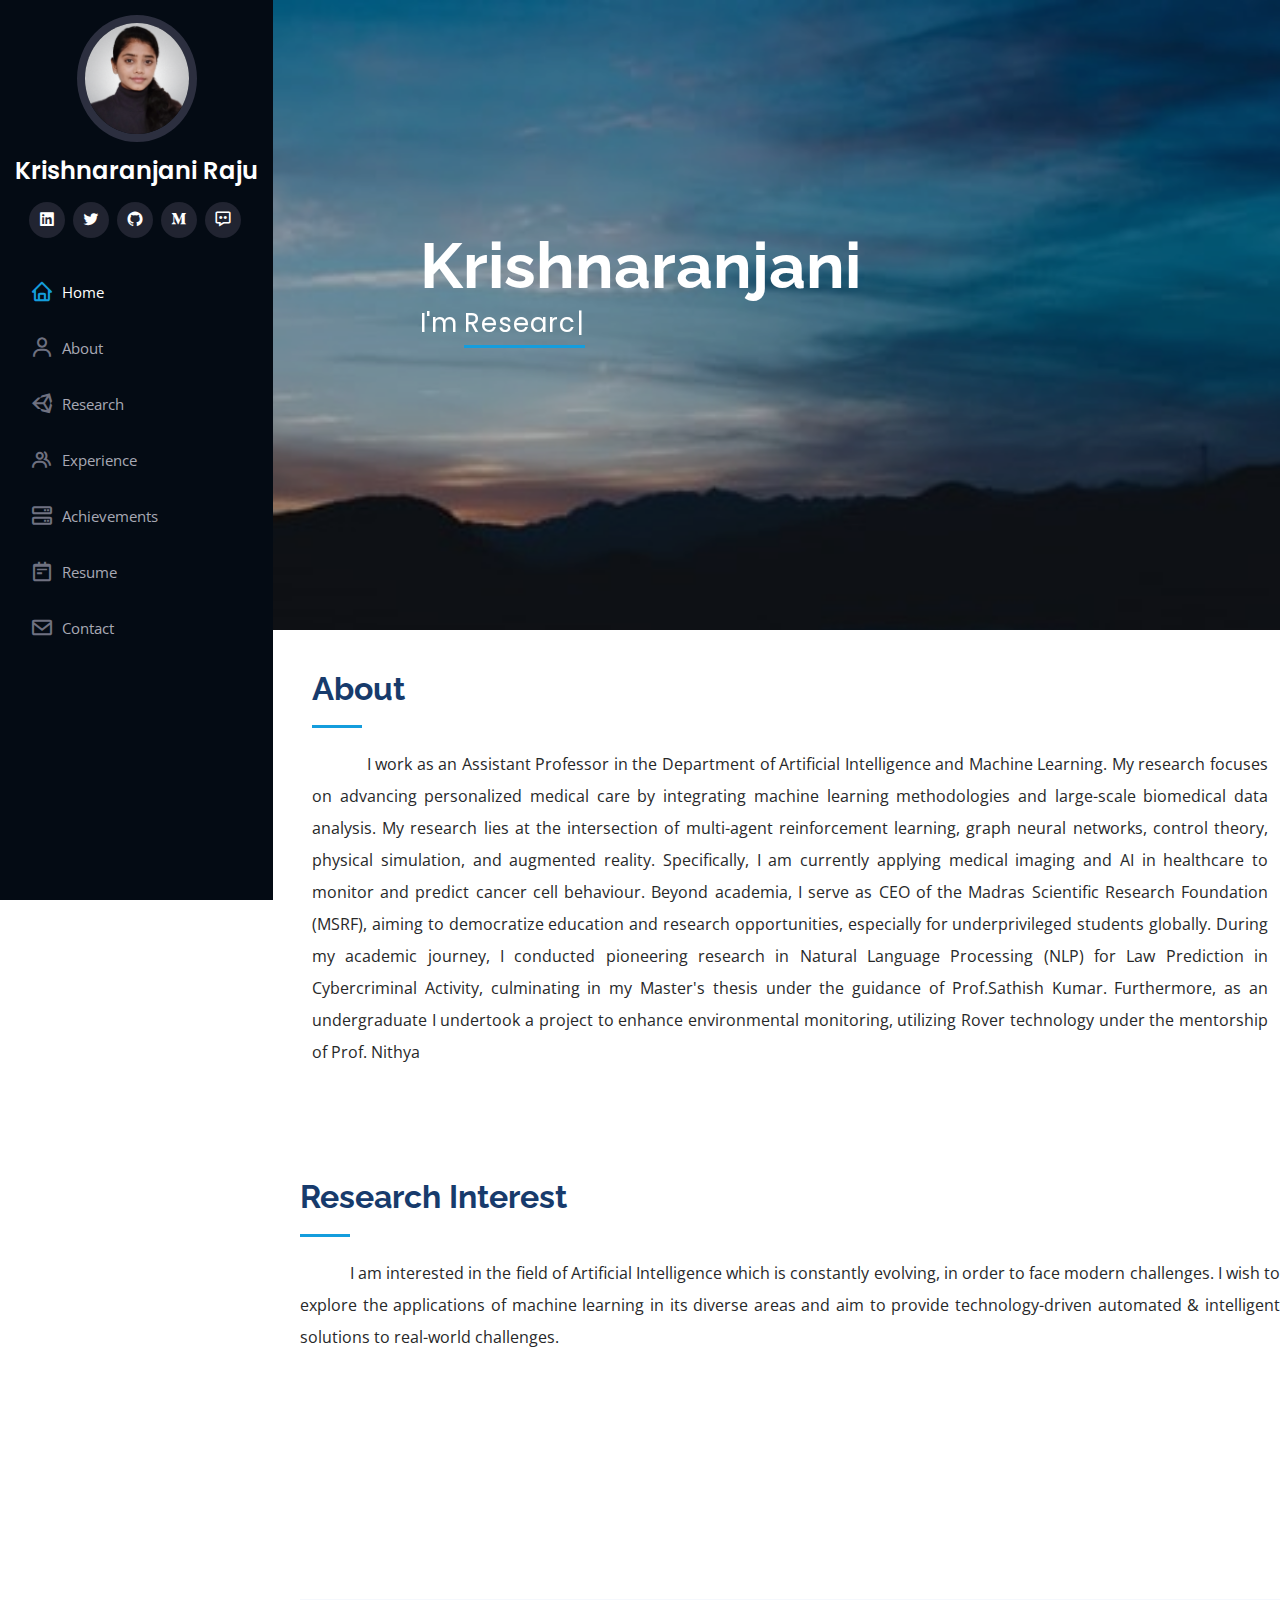
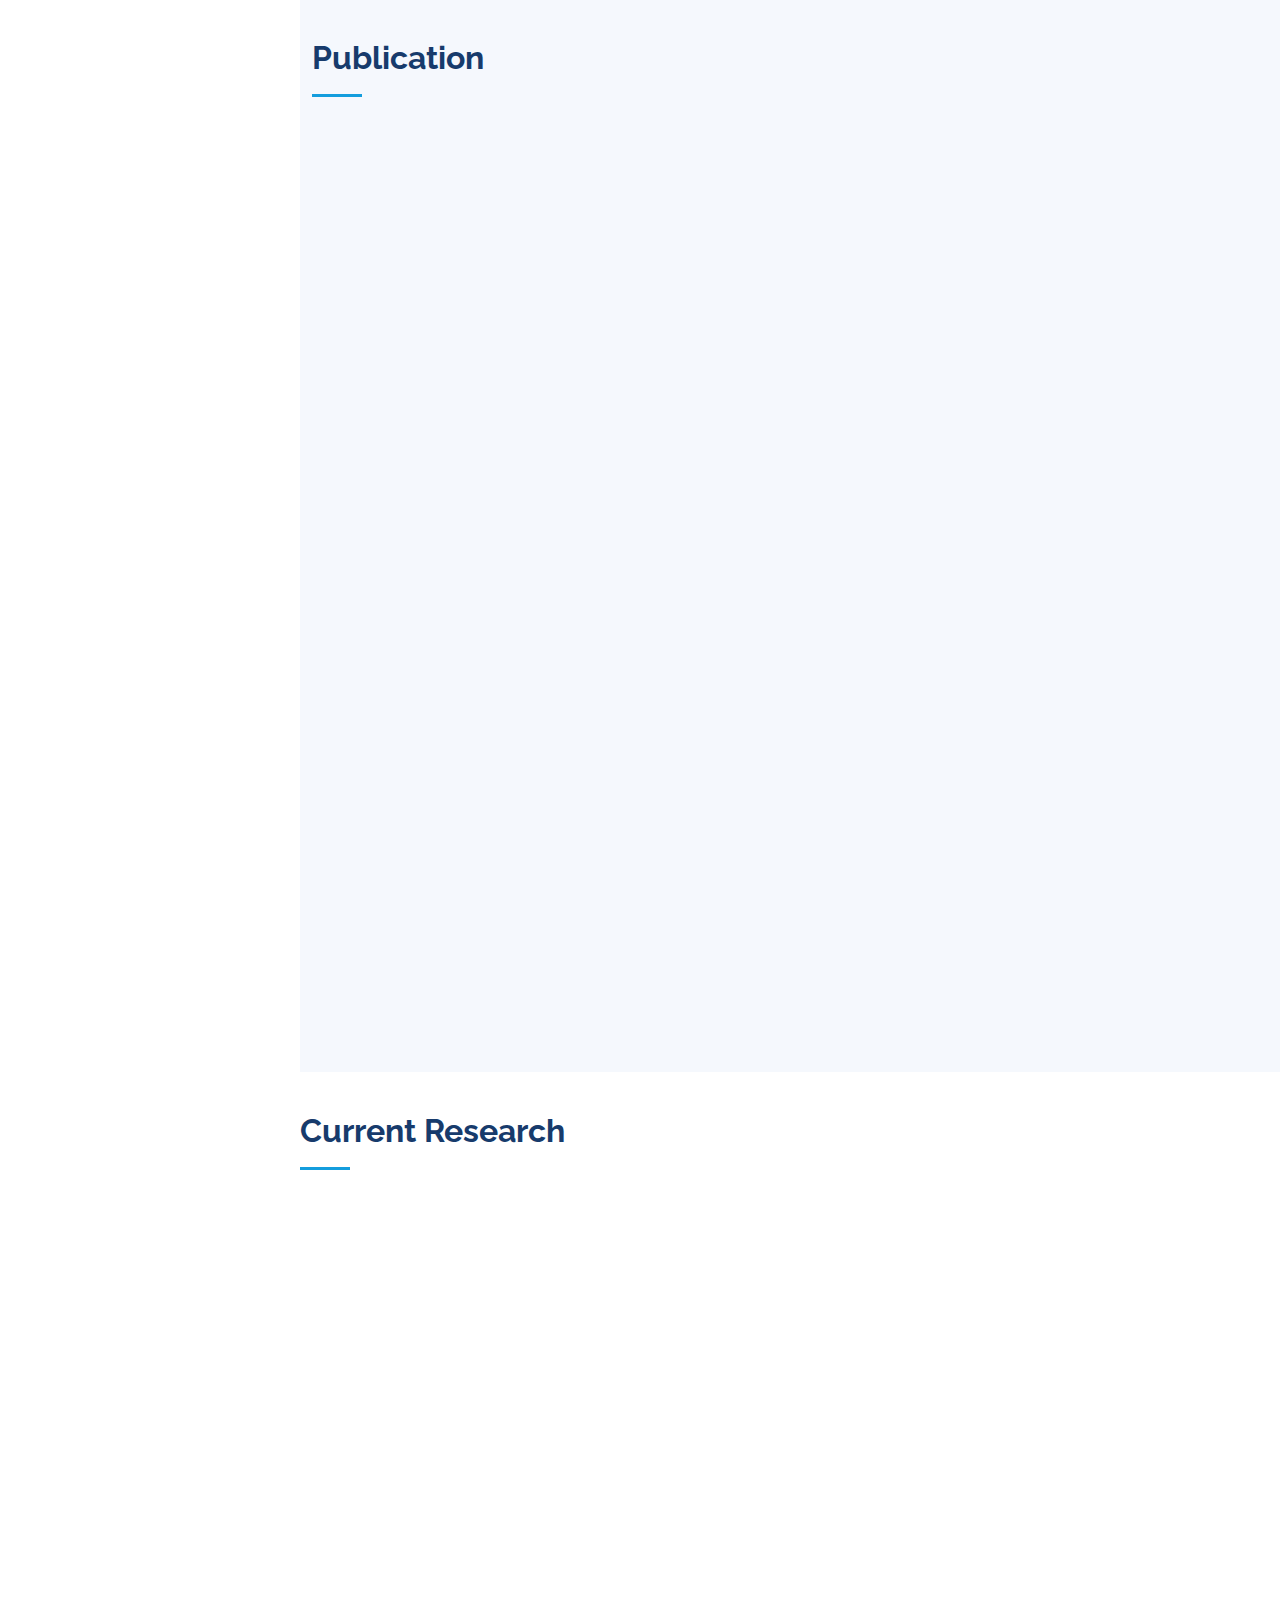
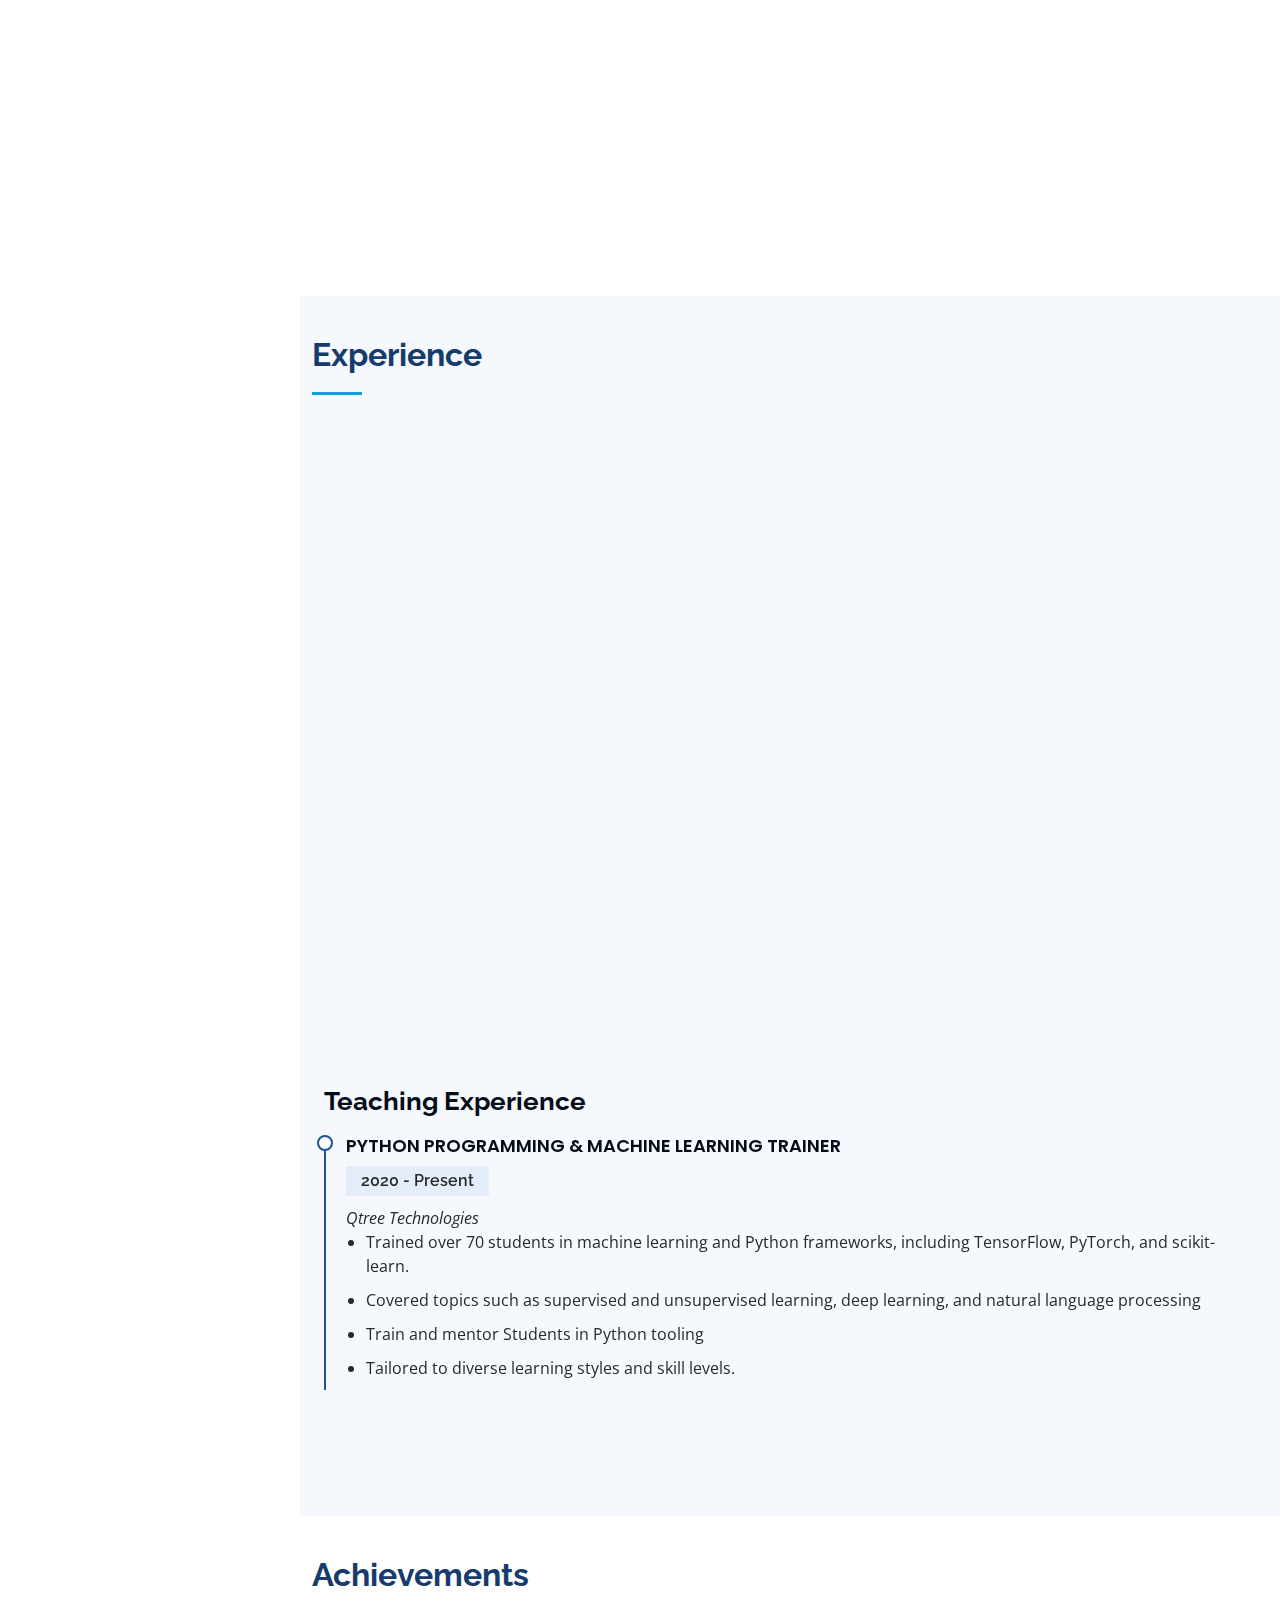
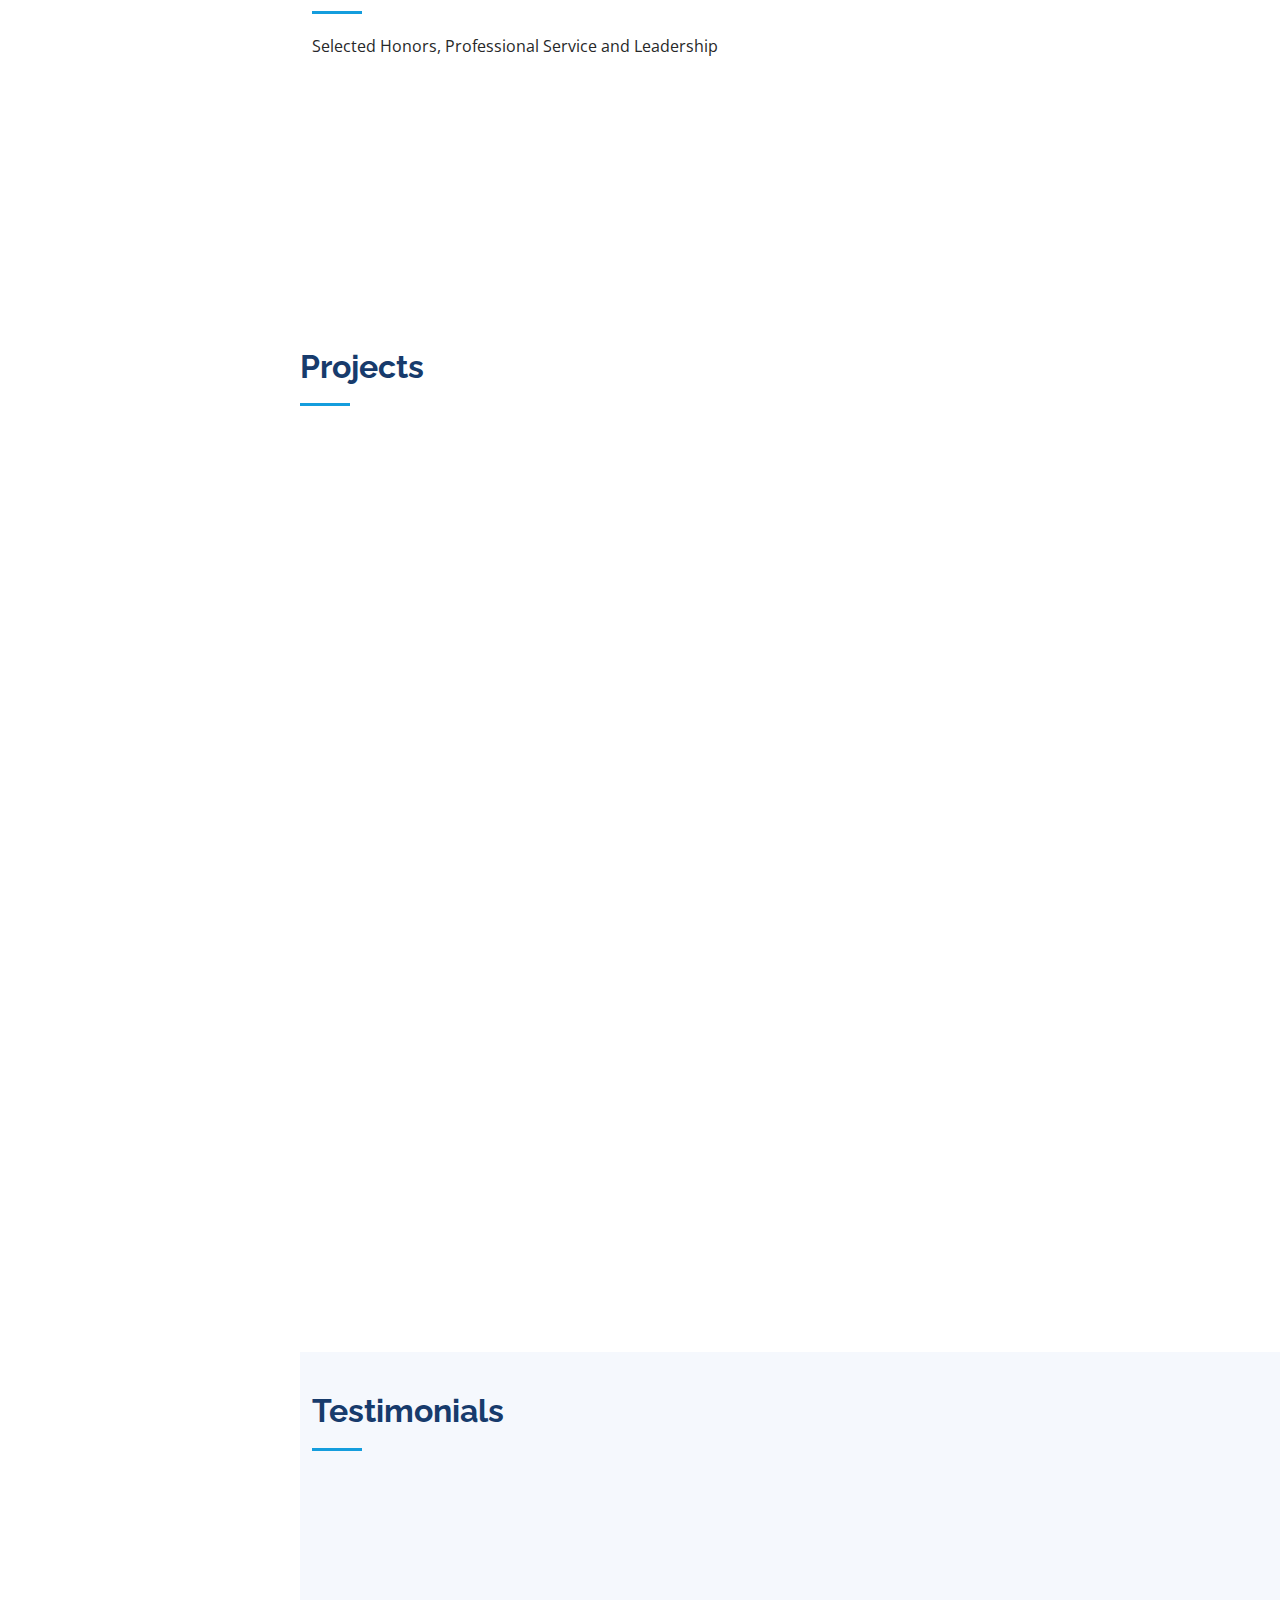
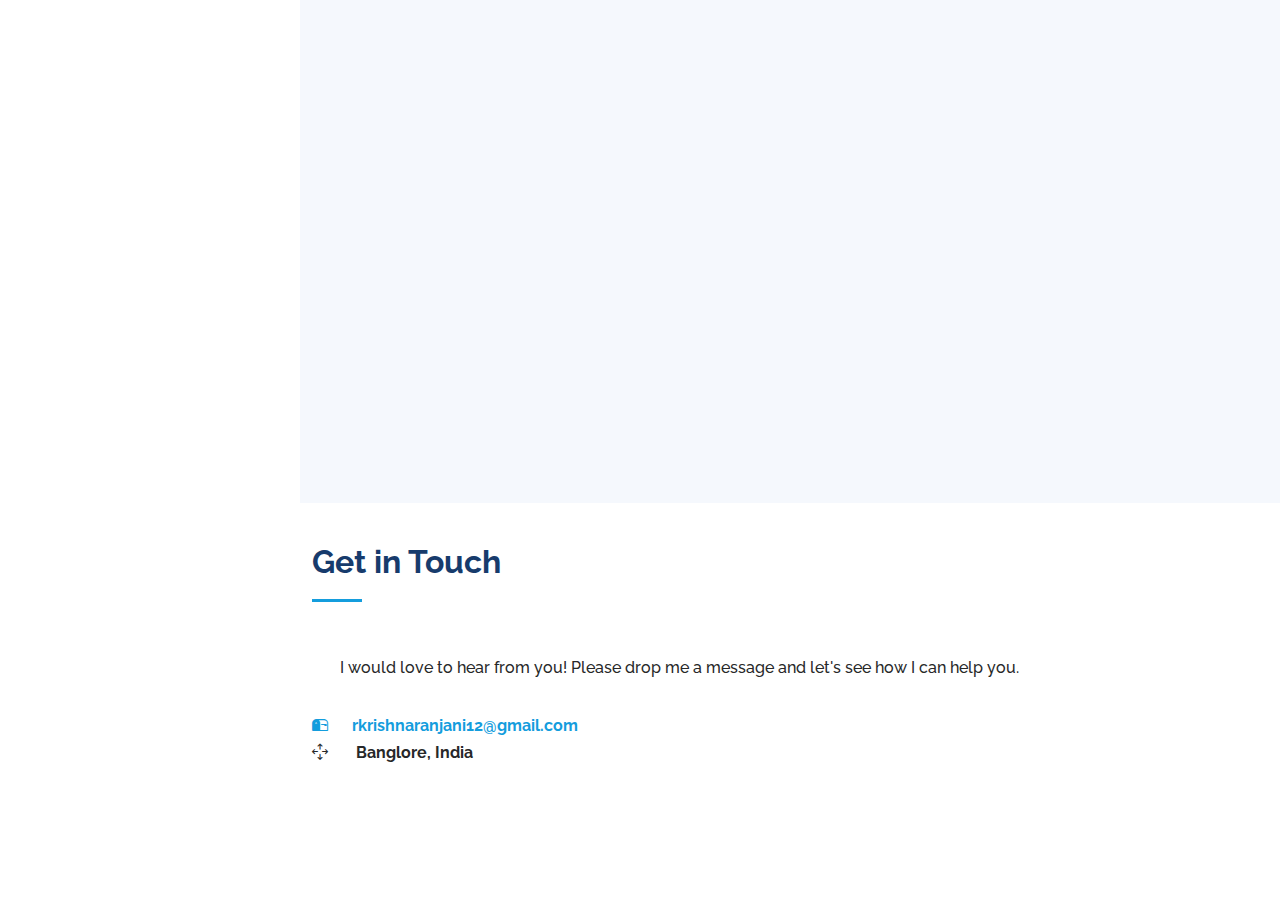
<file: index.html>
<!DOCTYPE html>
<html lang="en">

<head>
  <meta charset="utf-8">
  <meta content="width=device-width, initial-scale=1.0" name="viewport">

  <title>Krishnaranjani Raju</title>
  <meta content="Krishnaranjani" name="Krishnaranjani">
  <meta content="Krishna ranjani" name="Krishna ranjani">

  <!-- Favicons -->
  <link href="assets/img/favicon.png" rel="icon">
  <link href="assets/img/apple-touch-icon.png" rel="apple-touch-icon">

  <!-- Google Fonts -->
  <link
    href="https://fonts.googleapis.com/css?family=Open+Sans:300,300i,400,400i,600,600i,700,700i|Raleway:300,300i,400,400i,500,500i,600,600i,700,700i|Poppins:300,300i,400,400i,500,500i,600,600i,700,700i"
    rel="stylesheet">

  <!-- Vendor CSS Files -->
  <link href="assets/vendor/aos/aos.css" rel="stylesheet">
  <link href="assets/vendor/bootstrap/css/bootstrap.min.css" rel="stylesheet">
  <link href="assets/vendor/bootstrap-icons/bootstrap-icons.css" rel="stylesheet">
  <link href="assets/vendor/boxicons/css/boxicons.min.css" rel="stylesheet">
  <link href="assets/vendor/glightbox/css/glightbox.min.css" rel="stylesheet">
  <link href="assets/vendor/swiper/swiper-bundle.min.css" rel="stylesheet">

  <!-- Template Main CSS File -->
  <link href="assets/css/style.css" rel="stylesheet">


</head>

<body>

  <!-- ======= Mobile nav toggle button ======= -->
  <i class="bi bi-list mobile-nav-toggle d-xl-none"></i>

  <!-- ======= Header ======= -->
  <header id="header">
    <div class="d-flex flex-column">

      <div class="profile">
        <img src="assets\img\profile-img.png" alt="" class="img-fluid rounded-circle">
        <h1 class="text-light"><a href="index.html">Krishnaranjani Raju</a></h1>
        <div class="social-links mt-3 text-center">
          <a href="https://www.linkedin.com/in/krishnaranjani/" class="linkedin"><i
              class="bx bxl-linkedin-square"></i></a>
          <a href="https://twitter.com/Krishnaranjani_" class="twitter"><i class="bx bxl-twitter"></i></a>
          <a href="https://github.com/KrishnaRanjani" class="Github"><i class="bx bxl-github"></i></a>
          <a href="https://medium.com/@Krishnaranjani" class="Github"><i class="bx bxl-medium"></i></a>
          <a href="mailto: rkrishnaranjani12@gmail.com" class="Mail"><i class="bx bx-message-dots"></i></a>
         
        </div>
      </div>

      <nav id="navbar" class="nav-menu navbar">
        <ul>
          <li><a href="#hero" class="nav-link scrollto active"><i class="bx bx-home"></i> <span>Home</span></a></li>
          <li><a href="#about" class="nav-link scrollto"><i class="bx bx-user"></i> <span>About</span></a></li>
          <li><a href="#research" class="nav-link scrollto"><i class="bx bxl-unity"></i> <span>Research</span></a></li>
          <li><a href="#Experience" class="nav-link scrollto"><i class="bx bx-group"></i><span>Experience</span></a>
          </li>
          <li><a href="#News" class="nav-link scrollto"><i class="bx bx-server"></i> <span>Achievements </span></a></li>
          <li><a target="_blank" href="Krishnaranjani Resume.pdf" class="nav-link scrollto"><i
                class="bx bx-notepad"></i> <span>Resume </span></a></li>
          <li><a href="#contact" class="nav-link scrollto"><i class="bx bx-envelope"></i> <span>Contact</span></a></li>
        </ul>
      </nav><!-- .nav-menu -->
    </div>
  </header><!-- End Header -->

  <!-- ======= Hero Section ======= -->
  <section id="hero" class="d-flex flex-column justify-content-center align-items-center">
    <div class="hero-container" data-aos="fade-in">
      <h1>Krishnaranjani</h1>
      <p>I'm <span class="typed" data-typed-items="Researcher, Assistant Professor, Explorer, Machine Learning Engineer "></span></p>
    </div>
  </section><!-- End Hero -->

  <main id="main">

    <!-- ======= About Section ======= -->
    <section id="about" class="about">
      <div class="container">

        <div class="section-title">
          <h2>About</h2>
          <p class="just"> &nbsp; &nbsp; &nbsp; &nbsp; &nbsp; &nbsp; I work as an Assistant Professor in the Department of Artificial Intelligence and Machine Learning. My research focuses on advancing personalized medical care by integrating machine learning methodologies and large-scale biomedical data analysis.

            My research lies at the intersection of multi-agent reinforcement learning, graph neural networks, control theory, physical simulation, and augmented reality. Specifically, I am currently applying medical imaging and AI in healthcare to monitor and predict cancer cell behaviour.
            
            Beyond academia, I serve as CEO of the Madras Scientific Research Foundation (MSRF), aiming to democratize education and research opportunities, especially for underprivileged students globally.
            
            During my academic journey, I conducted pioneering research in Natural Language Processing (NLP) for Law Prediction in Cybercriminal Activity, culminating in my Master's thesis under the guidance of Prof.Sathish Kumar. Furthermore, as an undergraduate I undertook a project to enhance environmental monitoring, utilizing Rover technology under the mentorship of Prof. Nithya</p>

          <!-- <p class="just"> &nbsp; &nbsp; &nbsp; &nbsp; &nbsp; &nbsp; My passion for expanding research and spreading
            education brought me to Madras Scientific Research Foundation. MSRF is an NGO with active young team aimed
            at sharing technical knowledge with Rural India and Underprivileged students across the world. We work
            together to
            spread education and provide research opportunities to everyone. After symbiotic effort and learning , I had
            evolved along with this institution as the chief executive director of this foundation. I really enjoy
            working on cutting-edge projects and developing enabling new technologies in the hope that these will one
            day translate back to the real world and have a direct impact on our lives. Meanwhile, I’m excited by the
            ever-growing challenges I’m faced with as my career unfolds, and keen to taking them on.</p> -->
        </div>
      </div>
    </section><!-- End About Section -->


    <!-- ======= Resume Section ======= -->
    <section id="research" class="row about">
      <div class="container">

        <div class="section-title">
          <h2>Research Interest</h2>
          <p class="just"> &nbsp; &nbsp; &nbsp; &nbsp; &nbsp; &nbsp; I am interested in the field of Artificial
            Intelligence which is constantly evolving, in order
            to face modern challenges. I wish to explore the
            applications of machine learning in its diverse
            areas and aim to provide technology-driven
            automated & intelligent solutions to real-world
            challenges.

          </p>
        </div>

        <div class="col-lg-11 pt-4 pt-lg-0 content" data-aos="fade-left">
          <div class="row">
            <div class="col-lg-6">
              <ul>
                <li><i class="bi bi-chevron-right"></i> <strong>Machine learning</strong> </li>
                <li><i class="bi bi-chevron-right"></i> <strong>Computer Vision</strong> </li>
                <li><i class="bi bi-chevron-right"></i> <strong>NLP</strong> </li>
                <li><i class="bi bi-chevron-right"></i> <strong>Robotics</strong> </li>
              </ul>
            </div>
            <div class="col-lg-6">
              <ul>
                <li><i class="bi bi-chevron-right"></i> <strong>Explainable AI</strong> </li>
                <li><i class="bi bi-chevron-right"></i> <strong>Immersive learning</strong> </li>
                <li><i class="bi bi-chevron-right"></i> <strong>Statistical Learning</strong> </li>

              </ul>
            </div>
          </div>
        </div>
      </div>
    </section><!-- End Resume Section -->


    <!-- ======= Skills Section ======= -->
    <section id="skills" class="about section-bg">
      <div class="container">

        <div class="section-title">
          <h2>Publication</h2>
        </div>
        <div class="row">
          <div class="col-lg-11 pt-4 pt-lg-0 content" data-aos="fade-left">
            <div class="col-lg-12">
              <ul>
                <li><i class="bi bi-bar-chart"></i> GPS Controlled Robotic Vehicle for Environmental Impact Analysis,
                  International Journal of Innovative Research in Science, Engineering and Technology, Vol. 9, Issue 3,
                  March 2020. (Impact Factor: 7.569) </li>
                <li><i class="bi bi-bar-chart"></i> Modeling Cognitive System with Applied Machine learning in Additive
                  Manufacturing using Fifth Generation Computer Systems, IOP Conference Series:
                  Journal of Physics,2022 DOI 10.1088/1742-6596/2115/1/012033
                </li>
              </ul>
            </div>
            <div class="section-title">
              <h2>Conference</h2>
            </div>
            <div class="col-lg-12">
              <ul>
                <li><i class="bi bi-menu-app"></i> International Conference on Advances in Digital Transformation, Software Technologies and intelligent IoT systems (ICADSIS 2022) </li>
                <li><i class="bi bi-menu-app"></i> International Conference on Robotics, Intelligent Automation and
                  Control Technologies (RIACT 2021) </li>
                <li><i class="bi bi-menu-app"></i> National Conference on Computing Communication Technology and
                  Science (2020)</li>
                <li><i class="bi bi-menu-app"></i> National Conference on Big Data Analytics for Cyber Intelligence and
                  Defense on Cyber-crimes against Women (2019)</li>
                <li><i class="bi bi-menu-app"></i> Industry Standard 4.0- Disruptive Technology Summit Testimonials
                  (2018)</li>

              </ul>
            </div>
            <div class="section-title">
              <h2>Recent Talks</h2>
            </div>
            <div class="col-lg-12">
              <ul>
                <li><i class="bi bi-mic"></i> 3 Days Workshop on "Data Analytics with R programming" 2024 </li>
                <li><i class="bi bi-mic"></i> Invited talk about "Impo" 2019 </li>
                <li><i class="bi bi-mic"></i> Invited talk on "Data Breach" 2021</li>
                <li><i class="bi bi-mic"></i> Refresher series “Programming in C” 2020</li>
                <li><i class="bi bi-mic"></i> Invited talk about "DNA Digital Data Storage" 2019</li>
                <li><i class="bi bi-mic"></i> Invited talk about "Data Analysis and Data Security" 2019 </li>

              </ul>
            </div>
          </div>
        </div>


      </div>
    </section><!-- End Skills Section -->



    <!-- ======= Resume Section ======= -->
    <section id="research" class="row about">
      <div class="container">

        <div class="section-title">
          <h2>Current Research</h2>
        </div>
        <div class="col-lg-11 pt-4 pt-lg-0 content" data-aos="fade-left">
          <div class="row">
            <div class="col-lg-11 just">
              <ul>
                <li><i class="bi bi-chevron-right"></i> <strong>Scientific Computing and Simulation</strong> </li>
                <p>&nbsp; &nbsp; <i class="bi bi-puzzle"></i><strong>Domain:</strong> Physics-based Modelling,
                  Interactive stimulation</p>
                <p> &nbsp; &nbsp; &nbsp; &nbsp;Goal of the research in Scientific Computing & Simulation is to develop
                  methodologies that enable developing new machine learning approaches to solve scientific and
                  engineering problems</p>
                <li><i class="bi bi-chevron-right"></i> <strong>Intelligent virtual assistant for Medicine
                    Tracking</strong> </li>
                <p>&nbsp; &nbsp; <i class="bi bi-puzzle"></i><strong>Domain:</strong> Intelligent Virtual Agents, IoT,
                  NLP</p>

                <p> &nbsp; &nbsp; &nbsp; &nbsp;System focus on establishing connection between Virtual Assistant on
                  Medicine Tracking System. Tracking system enables medical caretakers or clients to determine timing to
                  take pills, maintain medicial drugs and the service times which is intergrated with Virtual Assistant.
                </p>
                <li><i class="bi bi-chevron-right"></i> <strong>Study on Impact of Data Center on Environment</strong>
                </li>
                <p>&nbsp; &nbsp; <i class="bi bi-puzzle"></i><strong>Domain:</strong>Data exploration, Data Integration,
                  Scientific visualization </p>

                <p> &nbsp; &nbsp; &nbsp; &nbsp;Data center is the heart of Internet and data storage. Goal of our
                  research is to analyse and provide a solution to reduce the impact of data centers on the environment
                  (eg:carbon emissions).

                  The study is based on location, capability, weather, E-waste, Electrical efficiency, and more. On
                  analysis of the following data, the main aim is to propose alternative concepts to reduce the impact
                  of datacenters on environment.</p>

              </ul>
            </div>
          </div>
        </div>
      </div>
    </section><!-- End Resume Section -->


    <!-- ======= Portfolio Section ======= -->
    <section id="Experience" class="portfolio section-bg">
      <div class="container">

        <div class="section-title">
          <h2>Experience</h2>
          <!-- ======= Resume Section ======= -->
          <section id="resume" class="resume">
            <div class="container">

              <div class="row">
                
                <div class="col-lg-6" data-aos="fade-up">

                  <h3 class="resume-title">Education Experience</h3>
                  <div class="resume-item">
                    <h4>Master of Engineering in Computer Science & Engineering - Gold medalist</h4>
                    <h5>June 2020 - March 2022</h5>
                    <h6>&nbsp; &nbsp; GPA = 9.86/10 <h6>
                  </div>
                  <div class="resume-item">
                    <h4>Bachelor of Engineering in Computer science & Engineering</h4>
                    <h5>June 2016 - April 2020</h5>
                    <h6> &nbsp; &nbsp; GPA = 9.38/10<h6>

                  </div>
                </div>
                <div class="col-lg-6" data-aos="fade-up" data-aos-delay="100">
                  <h3 class="resume-title">Professional Experience</h3>
                  <div class="resume-item">
                    <h4>Assistant Professor</h4>
                    <h5>2023 - Present</h5>
                    <p><a target="_blank" href="https://www.hkbk.edu.in/engineering/faculty/prof.-krishnaranjani">HKBK College of Engineering</a></p>
                    <ul>
                      <li>Courses Taught: Principles of Artificial Intelligence (21AI54), R Programming (21CSL483), Design and Analysis of Algorithms (BCS305), Data Structure and its Application (BCS304), Natural Language Processing(21AI643), Artificial Intelligence (BAD402)</li>
                      <li>Applied research technique to determine effectiveness of Machine learning interventions</li>
                    </ul>
                  </div>
                  <div class="resume-item">
                    <h4>CEO &amp; Researcher</h4>
                    <h5>2020 - Present</h5>
                    <p><a target="_blank" href="https://www.madrasresearch.org/">Madras Scientific Research
                        Foundation</a></p>
                    <ul>
                      <li>Lead in the design, development, and implementation of unique research into Artificial
                        Intelligence</li>
                      <li>Applied research technique to determine effectiveness of Machine learning interventions</li>
                    </ul>
                  </div>
                </div>
              </div>
              <h3 class="resume-title">Teaching Experience</h3>
              <div class="resume-item">
                <h4> Python programming & Machine Learning Trainer</h4>
                <h5>2020 - Present</h5>
                <p><em>Qtree Technologies</em></p>
                <p></p>
                <ul>
                  <li>Trained over 70 students in machine learning and Python frameworks, including TensorFlow, PyTorch, and scikit-learn.</li>
                  <li>Covered topics such as supervised and unsupervised learning, deep learning, and natural language processing</li>
                  <li>Train and mentor Students in Python tooling</li>
                  <li>Tailored to diverse learning styles and skill levels.</li>

                </ul>
              </div>

            </div>
          </section><!-- End Resume Section -->
        </div>


      </div>
    </section><!-- End Portfolio Section -->

    <!-- ======= Services Section ======= -->
    <section id="News" class="services">
      <div class="container">

        <div class="section-title">
          <h2>Achievements
          </h2>
          <p>Selected Honors, Professional Service and Leadership </p>
        </div>

        <div class="row">
          <div class="col-lg-4 col-md-6 icon-box" data-aos="fade-up" data-aos-delay="500">
            <div class="icon"><i class="bi bi-bookshelf"></i></div>
            <h4 class="title"><a href="">IIT Bombay Incubation Summit Finalist (2024)</a></h4>
            <p class="description"></p>
          </div>
          
          <div class="col-lg-4 col-md-6 icon-box" data-aos="fade-up" data-aos-delay="100">
            <div class="icon"><i class="bi bi-file-earmark-person"></i></div>
            <h4 class="title"><a href="">Massachusetts Institute of Technology Hacking medicine Finalist (2023)</a></h4>
            <p class="description"></p>
          </div>

          <div class="col-lg-4 col-md-6 icon-box" data-aos="fade-up" data-aos-delay="200">
            <div class="icon"><i class="bi bi-bar-chart"></i></div>
            <h4 class="title"><a href="">Schneider Electric Go green 2022 India Finalist </a></h4>
            <p class="description"></p>
          </div>

          <div class="col-lg-4 col-md-6 icon-box" data-aos="fade-up">
            <div class="icon"><i class="bi bi-award"></i></div>
            <h4 class="title"><a href="">Outstanding Research Project Award(2020)</a></h4>
            <p class="description"></p>
          </div>

          <div class="col-lg-4 col-md-6 icon-box" data-aos="fade-up" data-aos-delay="300">
            <div class="icon"><i class="bi bi-people-fill"></i></div>
            <h4 class="title"><a href="">President of Women Empowernment club</a></h4>
            <p class="description"></p>
          </div>
          <div class="col-lg-4 col-md-6 icon-box" data-aos="fade-up" data-aos-delay="400">
            <div class="icon"><i class="bi bi-brightness-high"></i></div>
            <h4 class="title"><a href="">Secretary of Data Pirates club</a></h4>
            <p class="description"></p>
          </div>
         
        </div>

      </div>
    </section><!-- End Services Section -->

    <!-- ======= Resume Section ======= -->
    <section id="research" class="row about">
      <div class="container">

        <div class="section-title">
          <h2>Projects</h2>
        </div>
        <div class="col-lg-11 pt-4 pt-lg-0 content" data-aos="fade-left">
          <div class="row">
            <div class="col-lg-11 just">
              <ul>
                <li><i class="bi bi-chevron-right"></i> <strong>GPS Controlled Robotic Vehicle for Environmental Impact
                    Analysis</strong> </li>
                <p>&nbsp; &nbsp; <i class="bi bi-puzzle"></i>Developed an automated robotic vehicle which observe
                  environmental data, by establish
                  Audio and video communication for analysing environmental impacts through Android
                  Application</p>
                <li><i class="bi bi-chevron-right"></i> <strong>Edification Gateway application for Career Guidance
                    system</strong> </li>
                <p>&nbsp; &nbsp; <i class="bi bi-puzzle"></i>Built responsive app with interactive program to trace and
                  identify users’ interest, based on
                  their Qualification to provide computer-assisted for guiding students and graduates in
                  choosing their privileged career.</p>
                <li><i class="bi bi-chevron-right"></i> <strong>Modeling Cognitive System with Applied Machine learning
                    in Additive Manufacturing using Fifth Generation Computer Systems
                  </strong></li>
                <p>&nbsp; &nbsp; <i class="bi bi-puzzle"></i>The model emphasizes distinguishing distinct emotions from
                  Carnatic music and imparts
                  the evident feeling as a 3-Dimensional object.</p>
                <li><i class="bi bi-chevron-right"></i> <strong>Medicine tracking with IoT System</strong> </li>
                <p>&nbsp; &nbsp; <i class="bi bi-puzzle"></i>Developed automated medicinal tracker to track patients'
                  supply and usage of medication.Designed Prototype for the medicine box with IoT components and web application that
                  receives IoT signal for computations.</p>
                <li><i class="bi bi-chevron-right"></i> <strong>Material Point Method for simulation of nozzle flow in
                    3D print</strong> </li>
                    <p>&nbsp; &nbsp; <i class="bi bi-puzzle"></i>Develop and employ modeling and simulated nozzle flow of 3D print by MPM</p>
                <li><i class="bi bi-chevron-right"></i> <strong>Cybercrime analysis and reporting system</strong>
                </li>
                <p>&nbsp; &nbsp; <i class="bi bi-puzzle"></i>Design and develops software for Cybercrime reporting system to guide cyberattack
                  victims to file the complaint utilizing NLP and machine learning techniques.</p>



              </ul>
            </div>
          </div>
        </div>
      </div>
    </section><!-- End Resume Section -->


    <!-- ======= Testimonials Section ======= -->
    <section id="testimonials" class="testimonials section-bg">
      <div class="container">

        <div class="section-title">
          <h2>Testimonials</h2>
        </div>

        <div class="testimonials-slider swiper" data-aos="fade-up" data-aos-delay="100">
          <div class="swiper-wrapper">

            <div class="swiper-slide">
              <div class="testimonial-item" data-aos="fade-up">
                <p>
                  <i class="bx bxs-quote-alt-left quote-icon-left"></i>
                  Krishnaranjani’s is one of the founding members of our institution. She has worked in various capacity
                  with our institutions. She is one the best team player , we have in our institutions. She is
                  technically very sound as well as she handles all the situations with at most care . She works
                  independently


                  <i class="bx bxs-quote-alt-right quote-icon-right"></i>
                </p>
                <img src="assets/img/testimonials/testimonials-1.jpg" class="testimonial-img" alt="">
                <h3>Rohith JK</h3>
                <h4>University of British Columbia</h4>

              </div>
            </div><!-- End testimonial item -->

            <div class="swiper-slide">
              <div class="testimonial-item" data-aos="fade-up" data-aos-delay="100">
                <p>
                  <i class="bx bxs-quote-alt-left quote-icon-left"></i>
                  Krishnaranjani is one of the most hardworking persons. She is ready to
                  do whatever it takes and learn whatever is needed. She is good at doing research and
                  teaching at the same time. Her multitasking ability is very good. She works very hard in silence. My
                  organization
                  is very much blessed to have such a loyal person.


                  <i class="bx bxs-quote-alt-right quote-icon-right"></i>
                </p>
                <img src="assets/img/testimonials/testimonials-2.jpg" class="testimonial-img" alt="">
                <h3>Jawahar Prakash</h3>
                <h4>Indian Institute of Technology, Madras</h4>
              </div>
            </div><!-- End testimonial item -->

            <div class="swiper-slide">
              <div class="testimonial-item" data-aos="fade-up" data-aos-delay="100">
                <p>
                  <i class="bx bxs-quote-alt-left quote-icon-left"></i>
                  The training was superb and I appreciate her efforts. As am not from a CS background my
                  confidence level was very low initially but she motivated me to try projects and my confidence boosted
                  up. The content style was very clear to follow.
                  I feel so grateful to be trained by such a great trainer and thank her for making the sessions so
                  productive.


                  <i class="bx bxs-quote-alt-right quote-icon-right"></i>
                </p>
                <img src="assets/img/testimonials/testimonials-1.jpg" class="testimonial-img" alt="">
                <h3>Tahmeena Naaz</h3>
                <h4>Machine Learning Student</h4>
              </div>
            </div><!-- End testimonial item -->
            <div class="swiper-slide">
              <div class="testimonial-item" data-aos="fade-up" data-aos-delay="100">
                <p>
                  <i class="bx bxs-quote-alt-left quote-icon-left"></i>
                  Ms.Krishnaranjani, under my supervision showed a great deal of achievement in her project. She is a
                  seeker of knowledge. As a well disciplined student she does her work properly and punctually. I was her project
                  guide where I found her interest towards Artificial Intelligence and IoT. She is a hardworking and
                  pursuer of knowledge.


                  <i class="bx bxs-quote-alt-right quote-icon-right"></i>
                </p>
                <img src="assets/img/testimonials/testimonials-2.jpg" class="testimonial-img" alt="">
                <h3>S. Nithya</h3>
                <h4>Professor, VCET</h4>
              </div>
            </div><!-- End testimonial item -->

          </div>
          <div class="swiper-pagination"></div>
        </div>

      </div>
    </section><!-- End Testimonials Section -->

    <!-- ======= Contact Section ======= -->
    <section id="contact" class="contact">
      <div class="container">

        <div class="section-title">
          <h2>Get in Touch</h2>
        </div>

        <h6 class="just"> &nbsp; &nbsp; &nbsp; &nbsp;I would love to hear from you! Please drop me a message and let's
          see
          how I can help you. </h6>

        <br>
        <h6> <a target="_blank" href="mailto:krishnaranjani@madrasresearch.org"><i class="bi bi-mailbox2"></i><strong>
              &nbsp; &nbsp; &nbsp;rkrishnaranjani12@gmail.com</strong></a></h6>
        <h6> <i class="bi bi-arrows-move"></i><strong> &nbsp; &nbsp; &nbsp; Banglore, India</strong></h6>


      </div>
    </section><!-- End Contact Section -->

  </main><!-- End #main -->

  <a href="#" class="back-to-top d-flex align-items-center justify-content-center"><i
      class="bi bi-arrow-up-short"></i></a>

  <!-- Vendor JS Files -->
  <script src="assets/vendor/aos/aos.js"></script>
  <script src="assets/vendor/bootstrap/js/bootstrap.bundle.min.js"></script>
  <script src="assets/vendor/glightbox/js/glightbox.min.js"></script>
  <script src="assets/vendor/isotope-layout/isotope.pkgd.min.js"></script>
  <script src="assets/vendor/php-email-form/validate.js"></script>
  <script src="assets/vendor/purecounter/purecounter.js"></script>
  <script src="assets/vendor/swiper/swiper-bundle.min.js"></script>
  <script src="assets/vendor/typed.js/typed.min.js"></script>
  <script src="assets/vendor/waypoints/noframework.waypoints.js"></script>

  <!-- Template Main JS File -->
  <script src="assets/js/main.js"></script>

</body>

</html>
</file>
<file: assets/css/style.css>
/**
* Template Name: iPortfolio - v3.6.0
* Template URL: https://bootstrapmade.com/iportfolio-bootstrap-portfolio-websites-template/
* Author: BootstrapMade.com
* License: https://bootstrapmade.com/license/
*/

/*--------------------------------------------------------------
# General
--------------------------------------------------------------*/
body {
  font-family: "Open Sans", sans-serif;
  color: #272829;
}

.just {
  text-align: justify;
  line-height: 2;
}

a {
  color: #149ddd;
  text-decoration: none;
}

a:hover {
  color: #37b3ed;
  text-decoration: none;
}

h1, h2, h3, h4, h5, h6 {
  font-family: "Raleway", sans-serif;
}

/*--------------------------------------------------------------
# Back to top button
--------------------------------------------------------------*/
.back-to-top {
  position: fixed;
  visibility: hidden;
  opacity: 0;
  right: 15px;
  bottom: 15px;
  z-index: 996;
  background: #149ddd;
  width: 40px;
  height: 40px;
  border-radius: 50px;
  transition: all 0.4s;
}
.back-to-top i {
  font-size: 28px;
  color: #fff;
  line-height: 0;
}
.back-to-top:hover {
  background: #2eafec;
  color: #fff;
}
.back-to-top.active {
  visibility: visible;
  opacity: 1;
}

/*--------------------------------------------------------------
# Header
--------------------------------------------------------------*/
#header {
  position: fixed;
  top: 0;
  left: 0;
  bottom: 0;
  /* width: 300px; */
  transition: all ease-in-out 0.5s;
  z-index: 9997;
  transition: all 0.5s;
  padding: 0 15px;
  background: #040b14;
  overflow-y: auto;
}
#header .profile img {
  margin: 15px auto;
  display: block;
  width: 120px;
  border: 8px solid #2c2f3f;
}
#header .profile h1 {
  font-size: 24px;
  margin: 0;
  padding: 0;
  font-weight: 600;
  -moz-text-align-last: center;
  text-align-last: center;
  font-family: "Poppins", sans-serif;
}
#header .profile h1 a, #header .profile h1 a:hover {
  color: #fff;
  text-decoration: none;
}
#header .profile .social-links a {
  font-size: 18px;
  display: inline-block;
  background: #212431;
  color: #fff;
  line-height: 1;
  padding: 8px 0;
  margin-right: 4px;
  border-radius: 50%;
  text-align: center;
  width: 36px;
  height: 36px;
  transition: 0.3s;
}
#header .profile .social-links a:hover {
  background: #149ddd;
  color: #fff;
  text-decoration: none;
}

#main {
  margin-left: 300px;
}

@media (max-width: 1199px) {
  #header {
    left: -300px;
  }

  #main {
    margin-left: 0;
  }
}
/*--------------------------------------------------------------
# Navigation Menu
--------------------------------------------------------------*/
/* Desktop Navigation */
.nav-menu {
  padding: 30px 0 0 0;
}
.nav-menu * {
  margin: 0;
  padding: 0;
  list-style: none;
}
.nav-menu > ul > li {
  position: relative;
  white-space: nowrap;
}
.nav-menu a, .nav-menu a:focus {
  display: flex;
  align-items: center;
  color: #a8a9b4;
  padding: 12px 15px;
  margin-bottom: 8px;
  transition: 0.3s;
  font-size: 15px;
}
.nav-menu a i, .nav-menu a:focus i {
  font-size: 24px;
  padding-right: 8px;
  color: #6f7180;
}
.nav-menu a:hover, .nav-menu .active, .nav-menu .active:focus, .nav-menu li:hover > a {
  text-decoration: none;
  color: #fff;
}
.nav-menu a:hover i, .nav-menu .active i, .nav-menu .active:focus i, .nav-menu li:hover > a i {
  color: #149ddd;
}

/* Mobile Navigation */
.mobile-nav-toggle {
  position: fixed;
  right: 15px;
  top: 15px;
  z-index: 9998;
  border: 0;
  font-size: 24px;
  transition: all 0.4s;
  outline: none !important;
  background-color: #149ddd;
  color: #fff;
  width: 40px;
  height: 40px;
  display: inline-flex;
  align-items: center;
  justify-content: center;
  line-height: 0;
  border-radius: 50px;
  cursor: pointer;
}

.mobile-nav-active {
  overflow: hidden;
}
.mobile-nav-active #header {
  left: 0;
}

/*--------------------------------------------------------------
# Hero Section
--------------------------------------------------------------*/
#hero {
  width: 100%;
  height: 70vh;
  background: url("../img/hero-bg.jpg") top center;
  background-size: cover;
}
#hero:before {
  content: "";
  background: rgba(5, 13, 24, 0.3);
  position: absolute;
  bottom: 0;
  height:70vh;
  top: 0;
  left: 0;
  right: 0;
  z-index: 1;
}
#hero .hero-container {
  position: relative;
  z-index: 2;
  min-width: 300px;
}
#hero h1 {
  margin: 0 0 10px 0;
  font-size: 64px;
  font-weight: 700;
  line-height: 56px;
  color: #fff;
}
#hero p {
  color: #fff;
  margin-bottom: 50px;
  font-size: 26px;
  font-family: "Poppins", sans-serif;
}
#hero p span {
  color: #fff;
  padding-bottom: 4px;
  letter-spacing: 1px;
  border-bottom: 3px solid #149ddd;
}
@media (min-width: 1024px) {
  #hero {
    background-attachment: fixed;
  }
}
@media (max-width: 768px) {
  #hero h1 {
    font-size: 28px;
    line-height: 36px;
  }
  #hero h2 {
    font-size: 18px;
    line-height: 24px;
    margin-bottom: 30px;
  }
}

/*--------------------------------------------------------------
# Sections General
--------------------------------------------------------------*/
section {
  padding: 40px 0;
  overflow: hidden;
}

.section-bg {
  background: #f5f8fd;
}

.section-title {
  padding-bottom: 30px;
}
.section-title h2 {
  font-size: 32px;
  font-weight: bold;
  margin-bottom: 20px;
  padding-bottom: 20px;
  position: relative;
  color: #173b6c;
}
.section-title h2::after {
  content: "";
  position: absolute;
  display: block;
  width: 50px;
  height: 3px;
  background: #149ddd;
  bottom: 0;
  left: 0;
}
.section-title p {
  margin-bottom: 0;
}

/*--------------------------------------------------------------
# About
--------------------------------------------------------------*/
.about .content h3 {
  font-weight: 700;
  font-size: 26px;
  color: #173b6c;
}
.about .content ul {
  list-style: none;
  padding: 0;
}
.about .content ul li {
  margin-bottom: 20px;
  display: flex;
  align-items: center;
}
.about .content ul strong {
  margin-right: 10px;
}
.about .content ul i {
  font-size: 16px;
  margin-right: 5px;
  color: #149ddd;
  line-height: 0;
}
.about .content p:last-child {
  margin-bottom: 0;
}

/*--------------------------------------------------------------
# Facts
--------------------------------------------------------------*/
.facts {
  padding-bottom: 30px;
}
.facts .count-box {
  padding: 30px;
  width: 100%;
}
.facts .count-box i {
  display: block;
  font-size: 44px;
  color: #149ddd;
  float: left;
  line-height: 0;
}
.facts .count-box span {
  font-size: 48px;
  line-height: 40px;
  display: block;
  font-weight: 700;
  color: #050d18;
  margin-left: 60px;
}
.facts .count-box p {
  padding: 15px 0 0 0;
  margin: 0 0 0 60px;
  font-family: "Raleway", sans-serif;
  font-size: 14px;
  color: #122f57;
}
.facts .count-box a {
  font-weight: 600;
  display: block;
  margin-top: 20px;
  color: #122f57;
  font-size: 15px;
  font-family: "Poppins", sans-serif;
  transition: ease-in-out 0.3s;
}
.facts .count-box a:hover {
  color: #1f5297;
}

/*--------------------------------------------------------------
# Akills
--------------------------------------------------------------*/
.skills .progress {
  height: 60px;
  display: block;
  background: none;
  border-radius: 0;
}
.skills .progress .skill {
  padding: 0;
  margin: 0 0 6px 0;
  text-transform: uppercase;
  display: block;
  font-weight: 600;
  font-family: "Poppins", sans-serif;
  color: #050d18;
}
.skills .progress .skill .val {
  float: right;
  font-style: normal;
}
.skills .progress-bar-wrap {
  background: #dce8f8;
  height: 10px;
}
.skills .progress-bar {
  width: 1px;
  height: 10px;
  transition: 0.9s;
  background-color: #149ddd;
}

/*--------------------------------------------------------------
# Resume
--------------------------------------------------------------*/
.resume .resume-title {
  font-size: 26px;
  font-weight: 700;
  margin-top: 20px;
  margin-bottom: 20px;
  color: #050d18;
}
.resume .resume-item {
  padding: 0 0 20px 20px;
  margin-top: -2px;
  border-left: 2px solid #1f5297;
  position: relative;
}
.resume .resume-item h4 {
  line-height: 21px;
  font-size: 18px;
  font-weight: 600;
  text-transform: uppercase;
  font-family: "Poppins", sans-serif;
  color: #050d18;
  margin-bottom: 10px;
}
.resume .resume-item h5 {
  font-size: 16px;
  background: #e4edf9;
  padding: 5px 15px;
  display: inline-block;
  font-weight: 600;
  margin-bottom: 10px;
}
.resume .resume-item ul {
  padding-left: 20px;
}
.resume .resume-item ul li {
  padding-bottom: 10px;
}
.resume .resume-item:last-child {
  padding-bottom: 0;
}
.resume .resume-item::before {
  content: "";
  position: absolute;
  width: 16px;
  height: 16px;
  border-radius: 50px;
  left: -9px;
  top: 0;
  background: #fff;
  border: 2px solid #1f5297;
}

/*--------------------------------------------------------------
# Portfolio
--------------------------------------------------------------*/
.portfolio .portfolio-item {
  margin-bottom: 30px;
}
.portfolio #portfolio-flters {
  padding: 0;
  margin: 0 auto 35px auto;
  list-style: none;
  text-align: center;
  background: #fff;
  border-radius: 50px;
  padding: 2px 15px;
}
.portfolio #portfolio-flters li {
  cursor: pointer;
  display: inline-block;
  padding: 10px 15px 8px 15px;
  font-size: 14px;
  font-weight: 600;
  line-height: 1;
  text-transform: uppercase;
  color: #272829;
  margin-bottom: 5px;
  transition: all 0.3s ease-in-out;
}
.portfolio #portfolio-flters li:hover, .portfolio #portfolio-flters li.filter-active {
  color: #149ddd;
}
.portfolio #portfolio-flters li:last-child {
  margin-right: 0;
}
.portfolio .portfolio-wrap {
  transition: 0.3s;
  position: relative;
  overflow: hidden;
  z-index: 1;
}
.portfolio .portfolio-wrap::before {
  content: "";
  background: rgba(255, 255, 255, 0.5);
  position: absolute;
  left: 0;
  right: 0;
  top: 0;
  bottom: 0;
  transition: all ease-in-out 0.3s;
  z-index: 2;
  opacity: 0;
}
.portfolio .portfolio-wrap .portfolio-links {
  opacity: 1;
  left: 0;
  right: 0;
  bottom: -60px;
  z-index: 3;
  position: absolute;
  transition: all ease-in-out 0.3s;
  display: flex;
  justify-content: center;
}
.portfolio .portfolio-wrap .portfolio-links a {
  color: #fff;
  font-size: 28px;
  text-align: center;
  background: rgba(20, 157, 221, 0.75);
  transition: 0.3s;
  width: 50%;
}
.portfolio .portfolio-wrap .portfolio-links a:hover {
  background: rgba(20, 157, 221, 0.95);
}
.portfolio .portfolio-wrap .portfolio-links a + a {
  border-left: 1px solid #37b3ed;
}
.portfolio .portfolio-wrap:hover::before {
  top: 0;
  left: 0;
  right: 0;
  bottom: 0;
  opacity: 1;
}
.portfolio .portfolio-wrap:hover .portfolio-links {
  opacity: 1;
  bottom: 0;
}

/*--------------------------------------------------------------
# Portfolio Details
--------------------------------------------------------------*/
.portfolio-details {
  padding-top: 40px;
}
.portfolio-details .portfolio-details-slider img {
  width: 100%;
}
.portfolio-details .portfolio-details-slider .swiper-pagination {
  margin-top: 20px;
  position: relative;
}
.portfolio-details .portfolio-details-slider .swiper-pagination .swiper-pagination-bullet {
  width: 12px;
  height: 12px;
  background-color: #fff;
  opacity: 1;
  border: 1px solid #149ddd;
}
.portfolio-details .portfolio-details-slider .swiper-pagination .swiper-pagination-bullet-active {
  background-color: #149ddd;
}
.portfolio-details .portfolio-info {
  padding: 30px;
  box-shadow: 0px 0 30px rgba(5, 13, 24, 0.08);
}
.portfolio-details .portfolio-info h3 {
  font-size: 22px;
  font-weight: 700;
  margin-bottom: 20px;
  padding-bottom: 20px;
  border-bottom: 1px solid #eee;
}
.portfolio-details .portfolio-info ul {
  list-style: none;
  padding: 0;
  font-size: 15px;
}
.portfolio-details .portfolio-info ul li + li {
  margin-top: 10px;
}
.portfolio-details .portfolio-description {
  padding-top: 30px;
}
.portfolio-details .portfolio-description h2 {
  font-size: 26px;
  font-weight: 700;
  margin-bottom: 20px;
}
.portfolio-details .portfolio-description p {
  padding: 0;
}

/*--------------------------------------------------------------
# Services
--------------------------------------------------------------*/
.services .icon-box {
  margin-bottom: 20px;
}
.services .icon {
  float: left;
  display: flex;
  align-items: center;
  justify-content: center;
  width: 54px;
  height: 54px;
  background: #149ddd;
  border-radius: 50%;
  transition: 0.5s;
  border: 1px solid #149ddd;
}
.services .icon i {
  color: #fff;
  font-size: 24px;
  line-height: 0;
}
.services .icon-box:hover .icon {
  background: #fff;
}
.services .icon-box:hover .icon i {
  color: #149ddd;
}
.services .title {
  margin-left: 80px;
  font-weight: 700;
  margin-bottom: 15px;
  font-size: 18px;
}
.services .title a {
  color: #343a40;
}
.services .title a:hover {
  color: #149ddd;
}
.services .description {
  margin-left: 80px;
  line-height: 24px;
  font-size: 14px;
}

/*--------------------------------------------------------------
# Testimonials
--------------------------------------------------------------*/
.testimonials .testimonials-carousel, .testimonials .testimonials-slider {
  overflow: hidden;
}
.testimonials .testimonial-item {
  box-sizing: content-box;
  text-align: center;
  min-height: 320px;
}
.testimonials .testimonial-item .testimonial-img {
  width: 90px;
  border-radius: 50%;
  margin: 0 auto;
}
.testimonials .testimonial-item h3 {
  font-size: 18px;
  font-weight: bold;
  margin: 10px 0 5px 0;
  color: #111;
}
.testimonials .testimonial-item h4 {
  font-size: 14px;
  color: #999;
  margin: 0;
}
.testimonials .testimonial-item .quote-icon-left, .testimonials .testimonial-item .quote-icon-right {
  color: #c3e8fa;
  font-size: 26px;
}
.testimonials .testimonial-item .quote-icon-left {
  display: inline-block;
  left: -5px;
  position: relative;
}
.testimonials .testimonial-item .quote-icon-right {
  display: inline-block;
  right: -5px;
  position: relative;
  top: 10px;
}
.testimonials .testimonial-item p {
  font-style: italic;
  margin: 0 15px 15px 15px;
  padding: 20px;
  background: #fff;
  position: relative;
  margin-bottom: 35px;
  border-radius: 6px;
  box-shadow: 0px 2px 15px rgba(0, 0, 0, 0.1);
}
.testimonials .testimonial-item p::after {
  content: "";
  width: 0;
  height: 0;
  border-top: 20px solid #fff;
  border-right: 20px solid transparent;
  border-left: 20px solid transparent;
  position: absolute;
  bottom: -20px;
  left: calc(50% - 20px);
}
.testimonials .swiper-pagination {
  margin-top: 20px;
  position: relative;
}
.testimonials .swiper-pagination .swiper-pagination-bullet {
  width: 12px;
  height: 12px;
  background-color: #fff;
  opacity: 1;
  border: 1px solid #149ddd;
}
.testimonials .swiper-pagination .swiper-pagination-bullet-active {
  background-color: #149ddd;
}

/*--------------------------------------------------------------
# Contact
--------------------------------------------------------------*/
.contact {
  padding-bottom: 130px;
}
.contact .info {
  padding: 30px;
  background: #fff;
  width: 100%;
  box-shadow: 0 0 24px 0 rgba(0, 0, 0, 0.12);
}
.contact .info i {
  font-size: 20px;
  color: #149ddd;
  float: left;
  width: 44px;
  height: 44px;
  background: #dff3fc;
  display: flex;
  justify-content: center;
  align-items: center;
  border-radius: 50px;
  transition: all 0.3s ease-in-out;
}
.contact .info h4 {
  padding: 0 0 0 60px;
  font-size: 22px;
  font-weight: 600;
  margin-bottom: 5px;
  color: #050d18;
}
.contact .info p {
  padding: 0 0 10px 60px;
  margin-bottom: 20px;
  font-size: 14px;
  color: #173b6c;
}
.contact .info .email p {
  padding-top: 5px;
}
.contact .info .social-links {
  padding-left: 60px;
}
.contact .info .social-links a {
  font-size: 18px;
  display: inline-block;
  background: #333;
  color: #fff;
  line-height: 1;
  padding: 8px 0;
  border-radius: 50%;
  text-align: center;
  width: 36px;
  height: 36px;
  transition: 0.3s;
  margin-right: 10px;
}
.contact .info .social-links a:hover {
  background: #149ddd;
  color: #fff;
}
.contact .info .email:hover i, .contact .info .address:hover i, .contact .info .phone:hover i {
  background: #149ddd;
  color: #fff;
}
.contact .php-email-form {
  width: 100%;
  padding: 30px;
  background: #fff;
  box-shadow: 0 0 24px 0 rgba(0, 0, 0, 0.12);
}
.contact .php-email-form .form-group {
  padding-bottom: 8px;
}
.contact .php-email-form .validate {
  display: none;
  color: red;
  margin: 0 0 15px 0;
  font-weight: 400;
  font-size: 13px;
}
.contact .php-email-form .error-message {
  display: none;
  color: #fff;
  background: #ed3c0d;
  text-align: left;
  padding: 15px;
  font-weight: 600;
}
.contact .php-email-form .error-message br + br {
  margin-top: 25px;
}
.contact .php-email-form .sent-message {
  display: none;
  color: #fff;
  background: #18d26e;
  text-align: center;
  padding: 15px;
  font-weight: 600;
}
.contact .php-email-form .loading {
  display: none;
  background: #fff;
  text-align: center;
  padding: 15px;
}
.contact .php-email-form .loading:before {
  content: "";
  display: inline-block;
  border-radius: 50%;
  width: 24px;
  height: 24px;
  margin: 0 10px -6px 0;
  border: 3px solid #18d26e;
  border-top-color: #eee;
  -webkit-animation: animate-loading 1s linear infinite;
  animation: animate-loading 1s linear infinite;
}
.contact .php-email-form .form-group {
  margin-bottom: 15px;
}
.contact .php-email-form label {
  padding-bottom: 8px;
}
.contact .php-email-form input, .contact .php-email-form textarea {
  border-radius: 0;
  box-shadow: none;
  font-size: 14px;
}
.contact .php-email-form input {
  height: 44px;
}
.contact .php-email-form textarea {
  padding: 10px 15px;
}
.contact .php-email-form button[type=submit] {
  background: #149ddd;
  border: 0;
  padding: 10px 24px;
  color: #fff;
  transition: 0.4s;
  border-radius: 4px;
}
.contact .php-email-form button[type=submit]:hover {
  background: #37b3ed;
}
@-webkit-keyframes animate-loading {
  0% {
    transform: rotate(0deg);
  }
  100% {
    transform: rotate(360deg);
  }
}
@keyframes animate-loading {
  0% {
    transform: rotate(0deg);
  }
  100% {
    transform: rotate(360deg);
  }
}

/*--------------------------------------------------------------
# Breadcrumbs
--------------------------------------------------------------*/
.breadcrumbs {
  padding: 20px 0;
  background: #f9f9f9;
}
.breadcrumbs h2 {
  font-size: 26px;
  font-weight: 300;
}
.breadcrumbs ol {
  display: flex;
  flex-wrap: wrap;
  list-style: none;
  padding: 0;
  margin: 0;
  font-size: 15px;
}
.breadcrumbs ol li + li {
  padding-left: 10px;
}
.breadcrumbs ol li + li::before {
  display: inline-block;
  padding-right: 10px;
  color: #0e2442;
  content: "/";
}
@media (max-width: 768px) {
  .breadcrumbs .d-flex {
    display: block !important;
  }
  .breadcrumbs ol {
    display: block;
  }
  .breadcrumbs ol li {
    display: inline-block;
  }
}

/*--------------------------------------------------------------
# Footer
--------------------------------------------------------------*/
#footer {
  padding: 15px;
  color: #f4f6fd;
  font-size: 14px;
  position: fixed;
  left: 0;
  bottom: 0;
  width: 300px;
  z-index: 9999;
  background: #040b14;
}
#footer .copyright {
  text-align: center;
}
#footer .credits {
  padding-top: 5px;
  text-align: center;
  font-size: 13px;
  color: #eaebf0;
}
@media (max-width: 1199px) {
  #footer {
    position: static;
    width: auto;
    padding-right: 20px 15px;
  }
}
</file>
